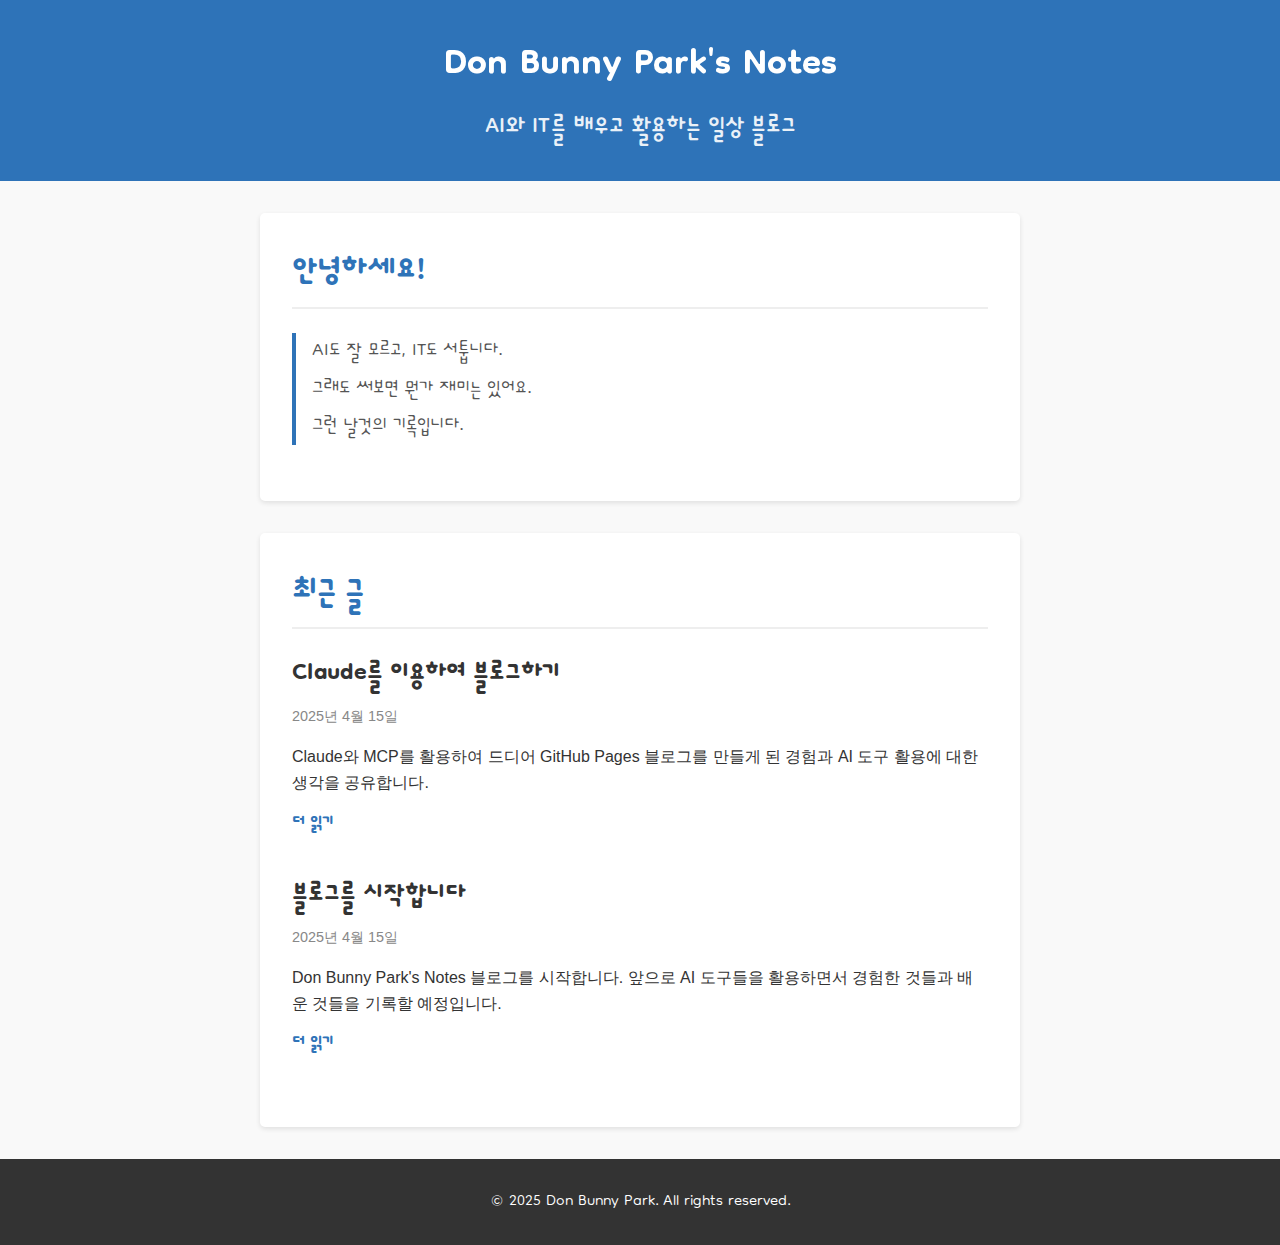
<file: index.html>
<!DOCTYPE html>
<html lang="ko">
<head>
    <meta charset="UTF-8">
    <meta name="viewport" content="width=device-width, initial-scale=1.0">
    <title>Don Bunny Park's Notes</title>
    <link rel="preconnect" href="https://fonts.googleapis.com">
    <link rel="preconnect" href="https://fonts.gstatic.com" crossorigin>
    <link href="https://fonts.googleapis.com/css2?family=Dongle:wght@300;400;700&display=swap" rel="stylesheet">
    <link rel="stylesheet" href="styles.css">
</head>
<body>
    <header>
        <div class="container">
            <h1 class="dongle-bold">Don Bunny Park's Notes</h1>
            <p class="tagline dongle-regular">AI와 IT를 배우고 활용하는 일상 블로그</p>
        </div>
    </header>

    <main class="container">
        <section class="intro">
            <h2 class="dongle-bold">안녕하세요!</h2>
            <blockquote class="dongle-light">
                AI도 잘 모르고, IT도 서툽니다.<br>
                그래도 써보면 뭔가 재미는 있어요.<br>
                그런 날것의 기록입니다.
            </blockquote>
        </section>

        <section class="posts">
            <h2 class="dongle-bold">최근 글</h2>
            <article class="post">
                <h3 class="dongle-bold">Claude를 이용하여 블로그하기</h3>
                <p class="date">2025년 4월 15일</p>
                <p>Claude와 MCP를 활용하여 드디어 GitHub Pages 블로그를 만들게 된 경험과 AI 도구 활용에 대한 생각을 공유합니다.</p>
                <a href="posts/claude-blogging.html" class="read-more dongle-regular">더 읽기</a>
            </article>
            
            <article class="post">
                <h3 class="dongle-bold">블로그를 시작합니다</h3>
                <p class="date">2025년 4월 15일</p>
                <p>Don Bunny Park's Notes 블로그를 시작합니다. 앞으로 AI 도구들을 활용하면서 경험한 것들과 배운 것들을 기록할 예정입니다.</p>
                <a href="posts/first-post.html" class="read-more dongle-regular">더 읽기</a>
            </article>
        </section>
    </main>

    <footer>
        <div class="container">
            <p class="dongle-light">&copy; 2025 Don Bunny Park. All rights reserved.</p>
        </div>
    </footer>
</body>
</html>
</file>
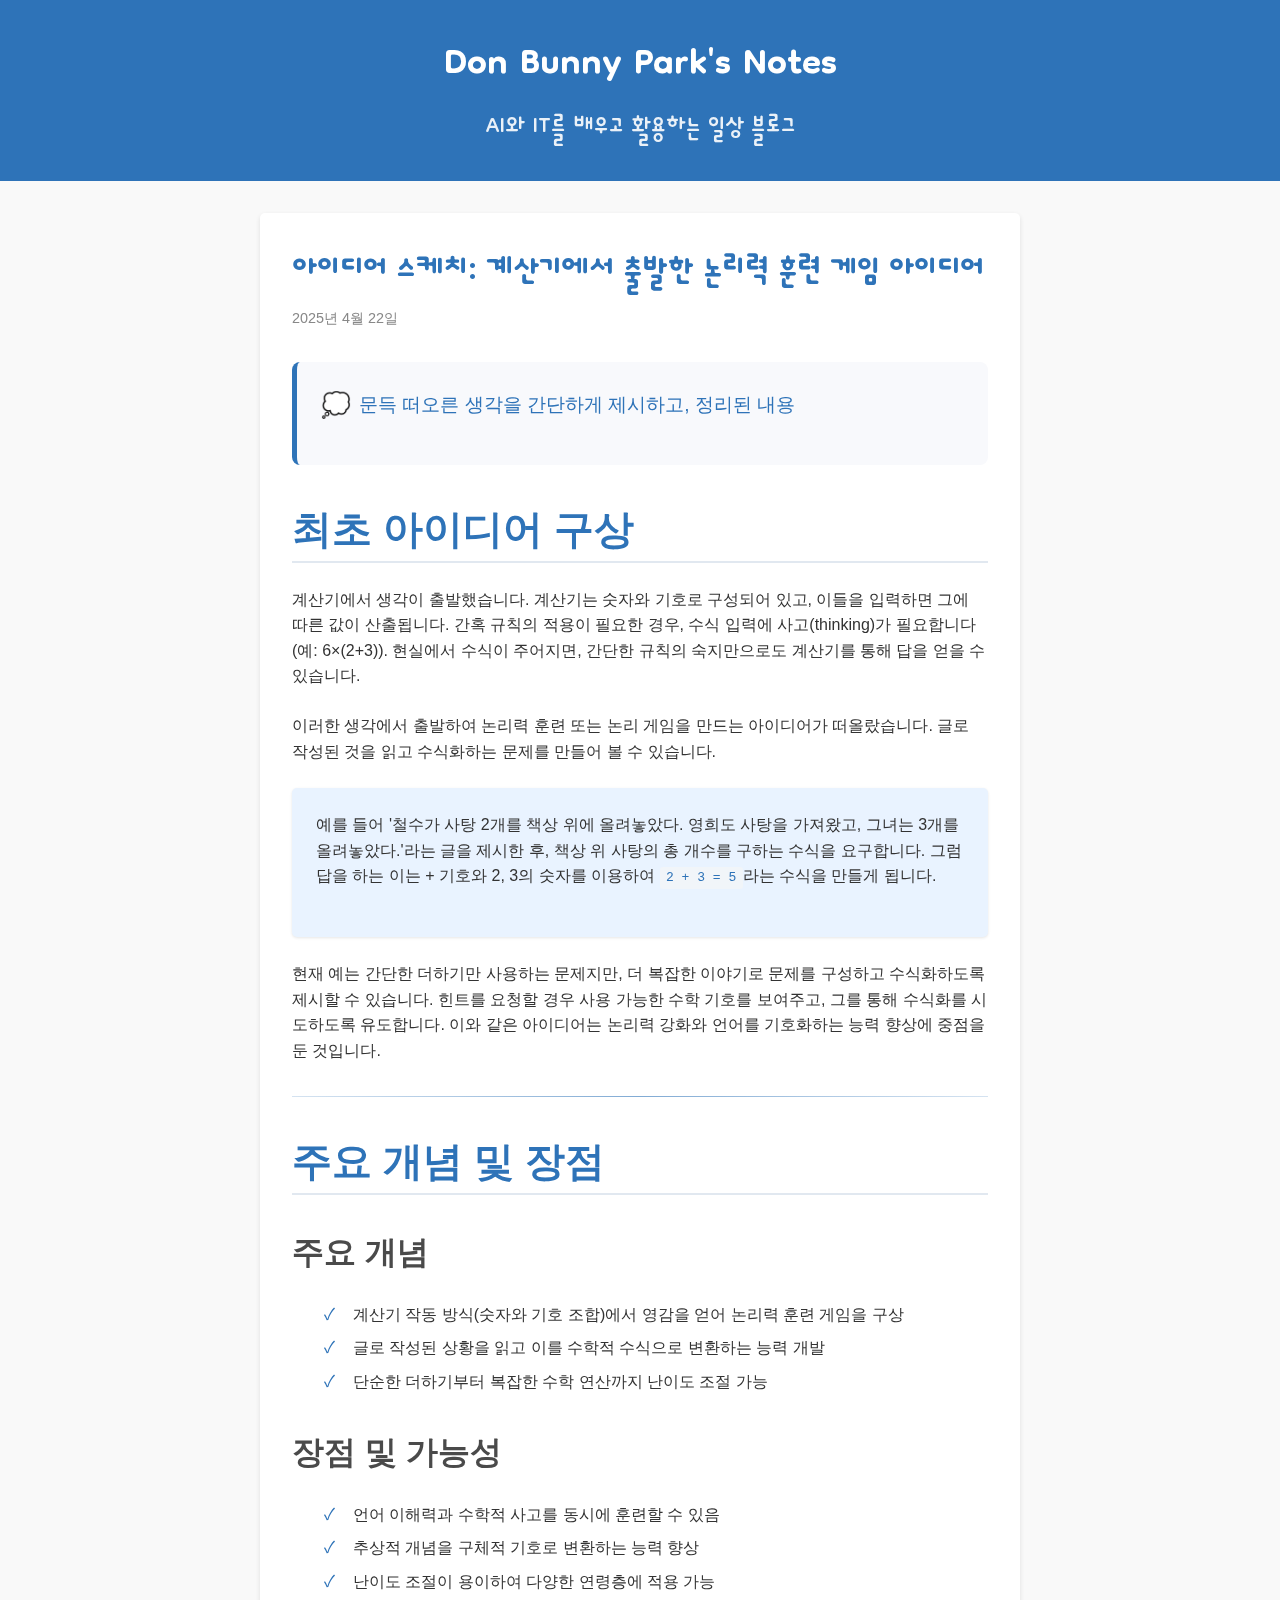
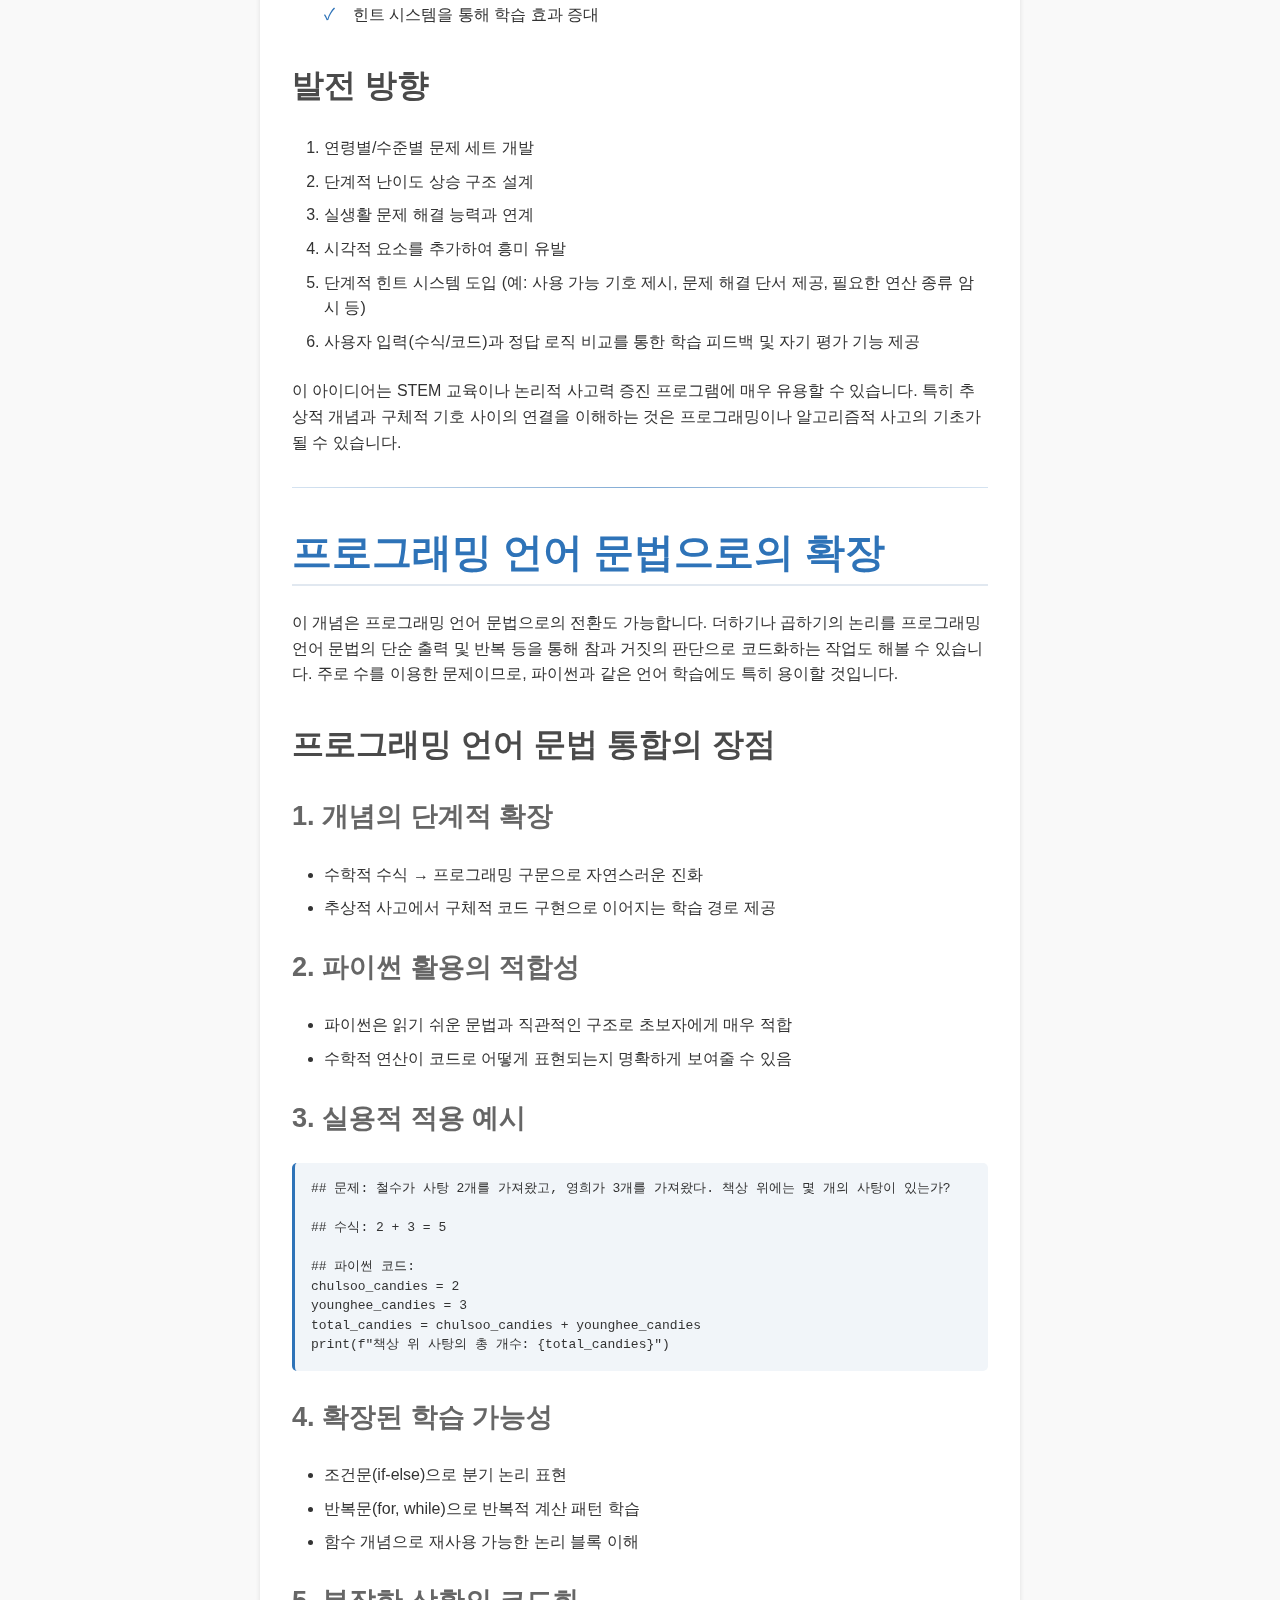
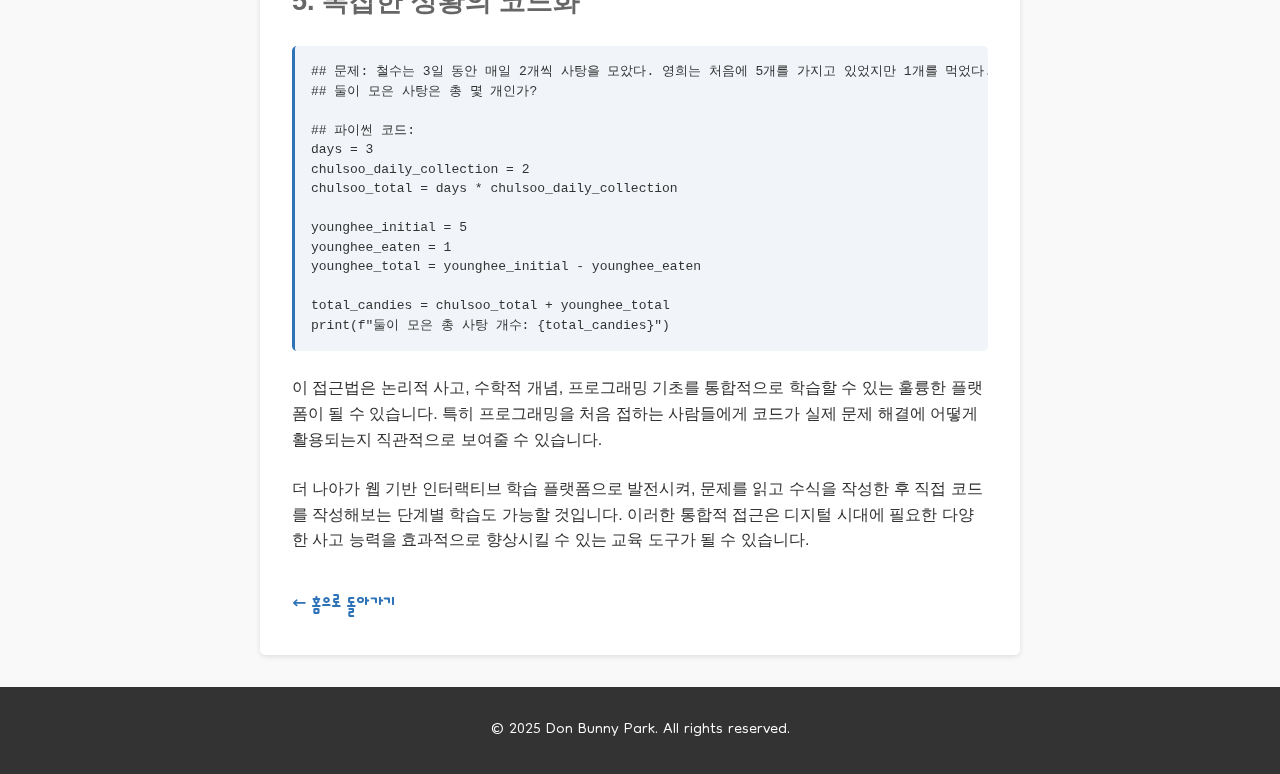
<file: posts/calculator-logic-game.html>
<!DOCTYPE html>
<html lang="ko">
<head>
    <meta charset="UTF-8">
    <meta name="viewport" content="width=device-width, initial-scale=1.0">
    <!-- Google tag (gtag.js) -->
    <script async src="https://www.googletagmanager.com/gtag/js?id=G-9MXXQ60B8Y"></script>
    <script>
      window.dataLayer = window.dataLayer || [];
      function gtag(){dataLayer.push(arguments);}
      gtag('js', new Date());
      gtag('config', 'G-9MXXQ60B8Y');
    </script>
    <script async src="https://pagead2.googlesyndication.com/pagead/js/adsbygoogle.js?client=ca-pub-7694848087214764"
     crossorigin="anonymous"></script>
    <title>아이디어 스케치: 계산기에서 출발한 논리력 훈련 게임 아이디어 - Don Bunny Park's Notes</title>
    <link rel="preconnect" href="https://fonts.googleapis.com">
    <link rel="preconnect" href="https://fonts.gstatic.com" crossorigin>
    <link href="https://fonts.googleapis.com/css2?family=Dongle:wght@300;400;700&display=swap" rel="stylesheet">
    <link rel="stylesheet" href="../styles.css">
</head>
<body>
    <header>
        <div class="container">
            <h1 class="dongle-bold">Don Bunny Park's Notes</h1>
            <p class="tagline dongle-regular">AI와 IT를 배우고 활용하는 일상 블로그</p>
        </div>
    </header>

    <main class="container">
        <article class="post-content">
            <h1 class="dongle-bold">아이디어 스케치: 계산기에서 출발한 논리력 훈련 게임 아이디어</h1>
            <p class="date">2025년 4월 22일</p>
            
            <div class="content">
                <div class="idea-sketch">
                    <div class="idea-thought">
                        <span class="emoji">💭</span> 
                        <span>문득 떠오른 생각을 간단하게 제시하고, 정리된 내용</span>
                    </div>
                </div>

                <h2>최초 아이디어 구상</h2>
                <p>계산기에서 생각이 출발했습니다. 계산기는 숫자와 기호로 구성되어 있고, 이들을 입력하면 그에 따른 값이 산출됩니다. 간혹 규칙의 적용이 필요한 경우, 수식 입력에 사고(thinking)가 필요합니다(예: 6×(2+3)). 현실에서 수식이 주어지면, 간단한 규칙의 숙지만으로도 계산기를 통해 답을 얻을 수 있습니다.</p>
                
                <p>이러한 생각에서 출발하여 논리력 훈련 또는 논리 게임을 만드는 아이디어가 떠올랐습니다. 글로 작성된 것을 읽고 수식화하는 문제를 만들어 볼 수 있습니다.</p>
                
                <div class="highlight-box">
                    <p>예를 들어 '철수가 사탕 2개를 책상 위에 올려놓았다. 영희도 사탕을 가져왔고, 그녀는 3개를 올려놓았다.'라는 글을 제시한 후, 책상 위 사탕의 총 개수를 구하는 수식을 요구합니다. 그럼 답을 하는 이는 + 기호와 2, 3의 숫자를 이용하여 <code>2 + 3 = 5</code>라는 수식을 만들게 됩니다.</p>
                </div>
                
                <p>현재 예는 간단한 더하기만 사용하는 문제지만, 더 복잡한 이야기로 문제를 구성하고 수식화하도록 제시할 수 있습니다. 힌트를 요청할 경우 사용 가능한 수학 기호를 보여주고, 그를 통해 수식화를 시도하도록 유도합니다. 이와 같은 아이디어는 논리력 강화와 언어를 기호화하는 능력 향상에 중점을 둔 것입니다.</p>
                
                <hr class="section-divider">
                
                <h2>주요 개념 및 장점</h2>
                <h3>주요 개념</h3>
                <ul class="emoji-list">
                    <li>계산기 작동 방식(숫자와 기호 조합)에서 영감을 얻어 논리력 훈련 게임을 구상</li>
                    <li>글로 작성된 상황을 읽고 이를 수학적 수식으로 변환하는 능력 개발</li>
                    <li>단순한 더하기부터 복잡한 수학 연산까지 난이도 조절 가능</li>
                </ul>
                
                <h3>장점 및 가능성</h3>
                <ul class="emoji-list">
                    <li>언어 이해력과 수학적 사고를 동시에 훈련할 수 있음</li>
                    <li>추상적 개념을 구체적 기호로 변환하는 능력 향상</li>
                    <li>난이도 조절이 용이하여 다양한 연령층에 적용 가능</li>
                    <li>힌트 시스템을 통해 학습 효과 증대</li>
                </ul>
                
                <h3>발전 방향</h3>
                <ol>
                    <li>연령별/수준별 문제 세트 개발</li>
                    <li>단계적 난이도 상승 구조 설계</li>
                    <li>실생활 문제 해결 능력과 연계</li>
                    <li>시각적 요소를 추가하여 흥미 유발</li>
                    <li>단계적 힌트 시스템 도입 (예: 사용 가능 기호 제시, 문제 해결 단서 제공, 필요한 연산 종류 암시 등)</li>
                    <li>사용자 입력(수식/코드)과 정답 로직 비교를 통한 학습 피드백 및 자기 평가 기능 제공</li>
                </ol>
                
                <p>이 아이디어는 STEM 교육이나 논리적 사고력 증진 프로그램에 매우 유용할 수 있습니다. 특히 추상적 개념과 구체적 기호 사이의 연결을 이해하는 것은 프로그래밍이나 알고리즘적 사고의 기초가 될 수 있습니다.</p>
                
                <hr class="section-divider">
                
                <h2>프로그래밍 언어 문법으로의 확장</h2>
                <p>이 개념은 프로그래밍 언어 문법으로의 전환도 가능합니다. 더하기나 곱하기의 논리를 프로그래밍 언어 문법의 단순 출력 및 반복 등을 통해 참과 거짓의 판단으로 코드화하는 작업도 해볼 수 있습니다. 주로 수를 이용한 문제이므로, 파이썬과 같은 언어 학습에도 특히 용이할 것입니다.</p>
                
                <h3>프로그래밍 언어 문법 통합의 장점</h3>
                <h4>1. 개념의 단계적 확장</h4>
                <ul>
                    <li>수학적 수식 → 프로그래밍 구문으로 자연스러운 진화</li>
                    <li>추상적 사고에서 구체적 코드 구현으로 이어지는 학습 경로 제공</li>
                </ul>
                
                <h4>2. 파이썬 활용의 적합성</h4>
                <ul>
                    <li>파이썬은 읽기 쉬운 문법과 직관적인 구조로 초보자에게 매우 적합</li>
                    <li>수학적 연산이 코드로 어떻게 표현되는지 명확하게 보여줄 수 있음</li>
                </ul>
                
                <h4>3. 실용적 적용 예시</h4>
                <pre><code>## 문제: 철수가 사탕 2개를 가져왔고, 영희가 3개를 가져왔다. 책상 위에는 몇 개의 사탕이 있는가?

## 수식: 2 + 3 = 5

## 파이썬 코드:
chulsoo_candies = 2
younghee_candies = 3
total_candies = chulsoo_candies + younghee_candies
print(f"책상 위 사탕의 총 개수: {total_candies}")
</code></pre>
                
                <h4>4. 확장된 학습 가능성</h4>
                <ul>
                    <li>조건문(if-else)으로 분기 논리 표현</li>
                    <li>반복문(for, while)으로 반복적 계산 패턴 학습</li>
                    <li>함수 개념으로 재사용 가능한 논리 블록 이해</li>
                </ul>
                
                <h4>5. 복잡한 상황의 코드화</h4>
                <pre><code>## 문제: 철수는 3일 동안 매일 2개씩 사탕을 모았다. 영희는 처음에 5개를 가지고 있었지만 1개를 먹었다.
## 둘이 모은 사탕은 총 몇 개인가?

## 파이썬 코드:
days = 3
chulsoo_daily_collection = 2
chulsoo_total = days * chulsoo_daily_collection

younghee_initial = 5
younghee_eaten = 1
younghee_total = younghee_initial - younghee_eaten

total_candies = chulsoo_total + younghee_total
print(f"둘이 모은 총 사탕 개수: {total_candies}")
</code></pre>
                
                <p>이 접근법은 논리적 사고, 수학적 개념, 프로그래밍 기초를 통합적으로 학습할 수 있는 훌륭한 플랫폼이 될 수 있습니다. 특히 프로그래밍을 처음 접하는 사람들에게 코드가 실제 문제 해결에 어떻게 활용되는지 직관적으로 보여줄 수 있습니다.</p>
                
                <p>더 나아가 웹 기반 인터랙티브 학습 플랫폼으로 발전시켜, 문제를 읽고 수식을 작성한 후 직접 코드를 작성해보는 단계별 학습도 가능할 것입니다. 이러한 통합적 접근은 디지털 시대에 필요한 다양한 사고 능력을 효과적으로 향상시킬 수 있는 교육 도구가 될 수 있습니다.</p>
            </div>
            
            <!-- 댓글 섹션 추가 -->
            <div id="disqus_thread" style="margin-left: -2rem; margin-right: -2rem; box-sizing: border-box;"></div>
            <script>
                /**
                * RECOMMENDED CONFIGURATION VARIABLES: EDIT AND UNCOMMENT THE SECTION BELOW TO INSERT DYNAMIC VALUES FROM YOUR PLATFORM OR CMS.
                * LEARN WHY DEFINING THESE VARIABLES IS IMPORTANT: https://disqus.com/admin/universalcode/#configuration-variables
                */
                var disqus_config = function () {
                    // 이 포스트의 URL, 식별자, 제목을 설정합니다.
                    this.page.url = 'https://moojittokki.github.io/donbunnypark.github.io/posts/calculator-logic-game.html';
                    this.page.identifier = 'posts/calculator-logic-game.html';
                    this.page.title = '아이디어 스케치: 계산기에서 출발한 논리력 훈련 게임 아이디어';
                };
                (function() { // DON'T EDIT BELOW THIS LINE
                    var d = document, s = d.createElement('script');
                    s.src = 'https://' + 'https-moojittokki-github-io-donbunnypark-github-io' + '.disqus.com/embed.js'; // 사용자님의 Shortname이 여기에 들어갑니다.
                    s.setAttribute('data-timestamp', +new Date());
                    (d.head || d.body).appendChild(s);
                })();
            </script>
            <noscript>
                댓글을 보려면 JavaScript를 활성화하세요. <a href="https://disqus.com/?ref_noscript">Disqus 구동 댓글 로드</a>
            </noscript>
            <!-- 댓글 섹션 끝 -->
            
            <div class="post-navigation">
                <a href="../index.html" class="back-link dongle-regular">← 홈으로 돌아가기</a>
            </div>
        </article>
    </main>

    <footer>
        <div class="container">
            <p class="dongle-light">&copy; 2025 Don Bunny Park. All rights reserved.</p>
        </div>
    </footer>
</body>
</html>
</file>
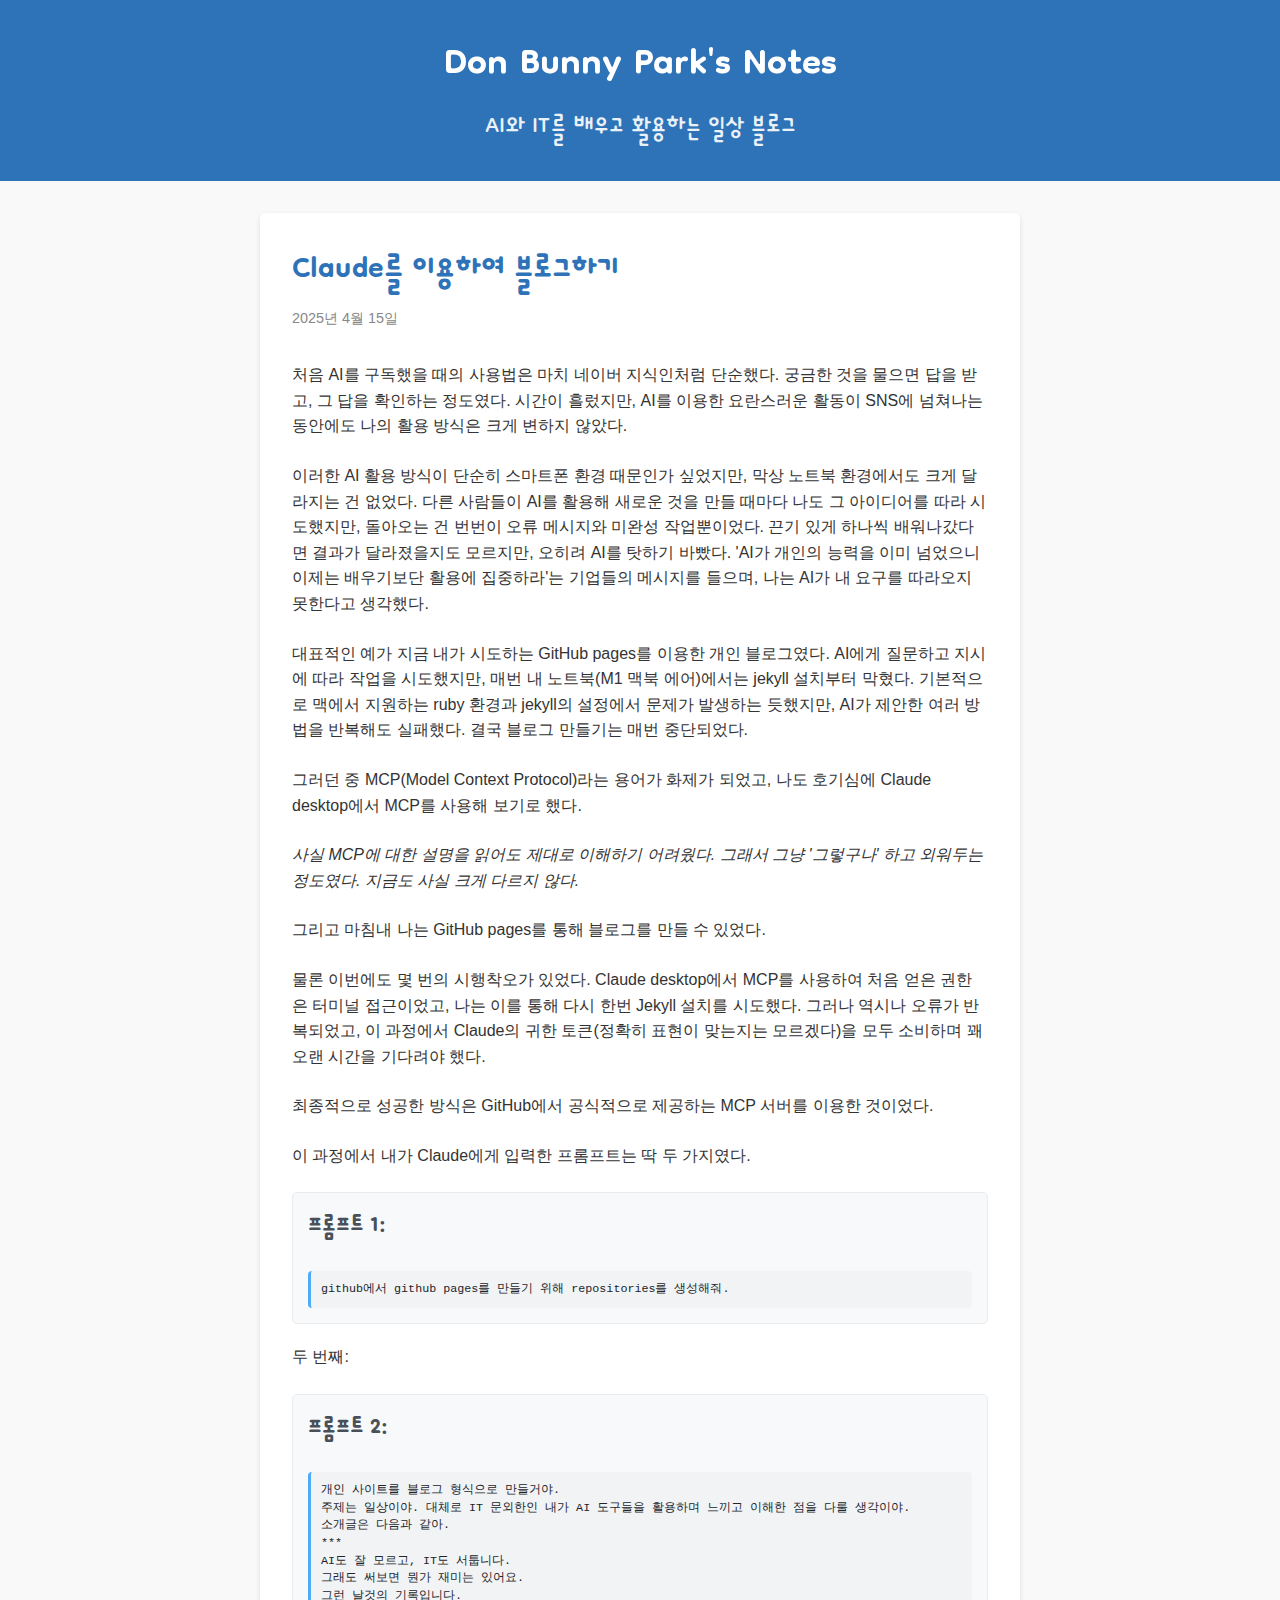
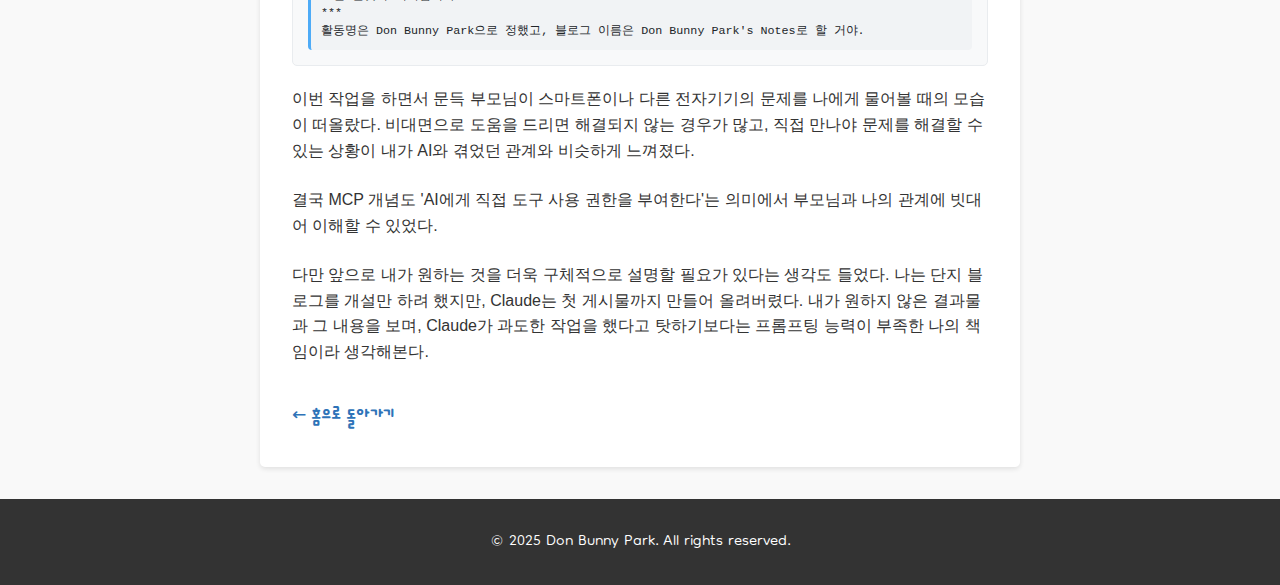
<file: posts/claude-blogging.html>
<!DOCTYPE html>
<html lang="ko">
<head>
    <meta charset="UTF-8">
    <meta name="viewport" content="width=device-width, initial-scale=1.0">
    <title>Claude를 이용하여 블로그하기 - Don Bunny Park's Notes</title>
    <link rel="preconnect" href="https://fonts.googleapis.com">
    <link rel="preconnect" href="https://fonts.gstatic.com" crossorigin>
    <link href="https://fonts.googleapis.com/css2?family=Dongle:wght@300;400;700&display=swap" rel="stylesheet">
    <link rel="stylesheet" href="../styles.css">
    <style>
        .prompt-box {
            background-color: #f8f9fa;
            border: 1px solid #e9ecef;
            border-radius: 5px;
            padding: 15px;
            margin: 20px 0;
        }
        
        .prompt-box h4 {
            margin-top: 0;
            color: #495057;
            font-weight: 600;
            font-size: 2rem;
            line-height: 1.2;
        }
        
        .prompt-box pre {
            background-color: #f1f3f5;
            padding: 10px;
            border-radius: 4px;
            margin-bottom: 0;
            border-left: 3px solid #4dabf7;
            font-family: 'Consolas', 'Monaco', monospace;
            overflow-x: auto;
        }
        
        .prompt-box code {
            font-size: 0.9em;
            color: #212529;
        }
    </style>
</head>
<body>
    <header>
        <div class="container">
            <h1 class="dongle-bold">Don Bunny Park's Notes</h1>
            <p class="tagline dongle-regular">AI와 IT를 배우고 활용하는 일상 블로그</p>
        </div>
    </header>

    <main class="container">
        <article class="post-content">
            <h1 class="dongle-bold">Claude를 이용하여 블로그하기</h1>
            <p class="date">2025년 4월 15일</p>
            
            <div class="content">
                <p>처음 AI를 구독했을 때의 사용법은 마치 네이버 지식인처럼 단순했다. 궁금한 것을 물으면 답을 받고, 그 답을 확인하는 정도였다. 시간이 흘렀지만, AI를 이용한 요란스러운 활동이 SNS에 넘쳐나는 동안에도 나의 활용 방식은 크게 변하지 않았다.</p>
                
                <p>이러한 AI 활용 방식이 단순히 스마트폰 환경 때문인가 싶었지만, 막상 노트북 환경에서도 크게 달라지는 건 없었다. 다른 사람들이 AI를 활용해 새로운 것을 만들 때마다 나도 그 아이디어를 따라 시도했지만, 돌아오는 건 번번이 오류 메시지와 미완성 작업뿐이었다. 끈기 있게 하나씩 배워나갔다면 결과가 달라졌을지도 모르지만, 오히려 AI를 탓하기 바빴다. 'AI가 개인의 능력을 이미 넘었으니 이제는 배우기보단 활용에 집중하라'는 기업들의 메시지를 들으며, 나는 AI가 내 요구를 따라오지 못한다고 생각했다.</p>
                
                <p>대표적인 예가 지금 내가 시도하는 GitHub pages를 이용한 개인 블로그였다. AI에게 질문하고 지시에 따라 작업을 시도했지만, 매번 내 노트북(M1 맥북 에어)에서는 jekyll 설치부터 막혔다. 기본적으로 맥에서 지원하는 ruby 환경과 jekyll의 설정에서 문제가 발생하는 듯했지만, AI가 제안한 여러 방법을 반복해도 실패했다. 결국 블로그 만들기는 매번 중단되었다.</p>
                
                <p>그러던 중 MCP(Model Context Protocol)라는 용어가 화제가 되었고, 나도 호기심에 Claude desktop에서 MCP를 사용해 보기로 했다.</p>
                
                <p><em>사실 MCP에 대한 설명을 읽어도 제대로 이해하기 어려웠다. 그래서 그냥 '그렇구나' 하고 외워두는 정도였다. 지금도 사실 크게 다르지 않다.</em></p>
                
                <p>그리고 마침내 나는 GitHub pages를 통해 블로그를 만들 수 있었다.</p>
                
                <p>물론 이번에도 몇 번의 시행착오가 있었다. Claude desktop에서 MCP를 사용하여 처음 얻은 권한은 터미널 접근이었고, 나는 이를 통해 다시 한번 Jekyll 설치를 시도했다. 그러나 역시나 오류가 반복되었고, 이 과정에서 Claude의 귀한 토큰(정확히 표현이 맞는지는 모르겠다)을 모두 소비하며 꽤 오랜 시간을 기다려야 했다.</p>
                
                <p>최종적으로 성공한 방식은 GitHub에서 공식적으로 제공하는 MCP 서버를 이용한 것이었다.</p>
                
                <p>이 과정에서 내가 Claude에게 입력한 프롬프트는 딱 두 가지였다.</p>
                
                <div class="prompt-box">
                    <h4 class="dongle-bold">프롬프트 1:</h4>
                    <pre><code>github에서 github pages를 만들기 위해 repositories를 생성해줘.</code></pre>
                </div>
                
                <p>두 번째:</p>
                
                <div class="prompt-box">
                    <h4 class="dongle-bold">프롬프트 2:</h4>
                    <pre><code>개인 사이트를 블로그 형식으로 만들거야.
주제는 일상이야. 대체로 IT 문외한인 내가 AI 도구들을 활용하며 느끼고 이해한 점을 다룰 생각이야.
소개글은 다음과 같아.
***
AI도 잘 모르고, IT도 서툽니다.
그래도 써보면 뭔가 재미는 있어요.
그런 날것의 기록입니다.
***
활동명은 Don Bunny Park으로 정했고, 블로그 이름은 Don Bunny Park's Notes로 할 거야.</code></pre>
                </div>
                
                <p>이번 작업을 하면서 문득 부모님이 스마트폰이나 다른 전자기기의 문제를 나에게 물어볼 때의 모습이 떠올랐다. 비대면으로 도움을 드리면 해결되지 않는 경우가 많고, 직접 만나야 문제를 해결할 수 있는 상황이 내가 AI와 겪었던 관계와 비슷하게 느껴졌다.</p>
                
                <p>결국 MCP 개념도 'AI에게 직접 도구 사용 권한을 부여한다'는 의미에서 부모님과 나의 관계에 빗대어 이해할 수 있었다.</p>
                
                <p>다만 앞으로 내가 원하는 것을 더욱 구체적으로 설명할 필요가 있다는 생각도 들었다. 나는 단지 블로그를 개설만 하려 했지만, Claude는 첫 게시물까지 만들어 올려버렸다. 내가 원하지 않은 결과물과 그 내용을 보며, Claude가 과도한 작업을 했다고 탓하기보다는 프롬프팅 능력이 부족한 나의 책임이라 생각해본다.</p>
            </div>
            
            <div class="post-navigation">
                <a href="../index.html" class="back-link dongle-regular">← 홈으로 돌아가기</a>
            </div>
        </article>
    </main>

    <footer>
        <div class="container">
            <p class="dongle-light">&copy; 2025 Don Bunny Park. All rights reserved.</p>
        </div>
    </footer>
</body>
</html>
</file>
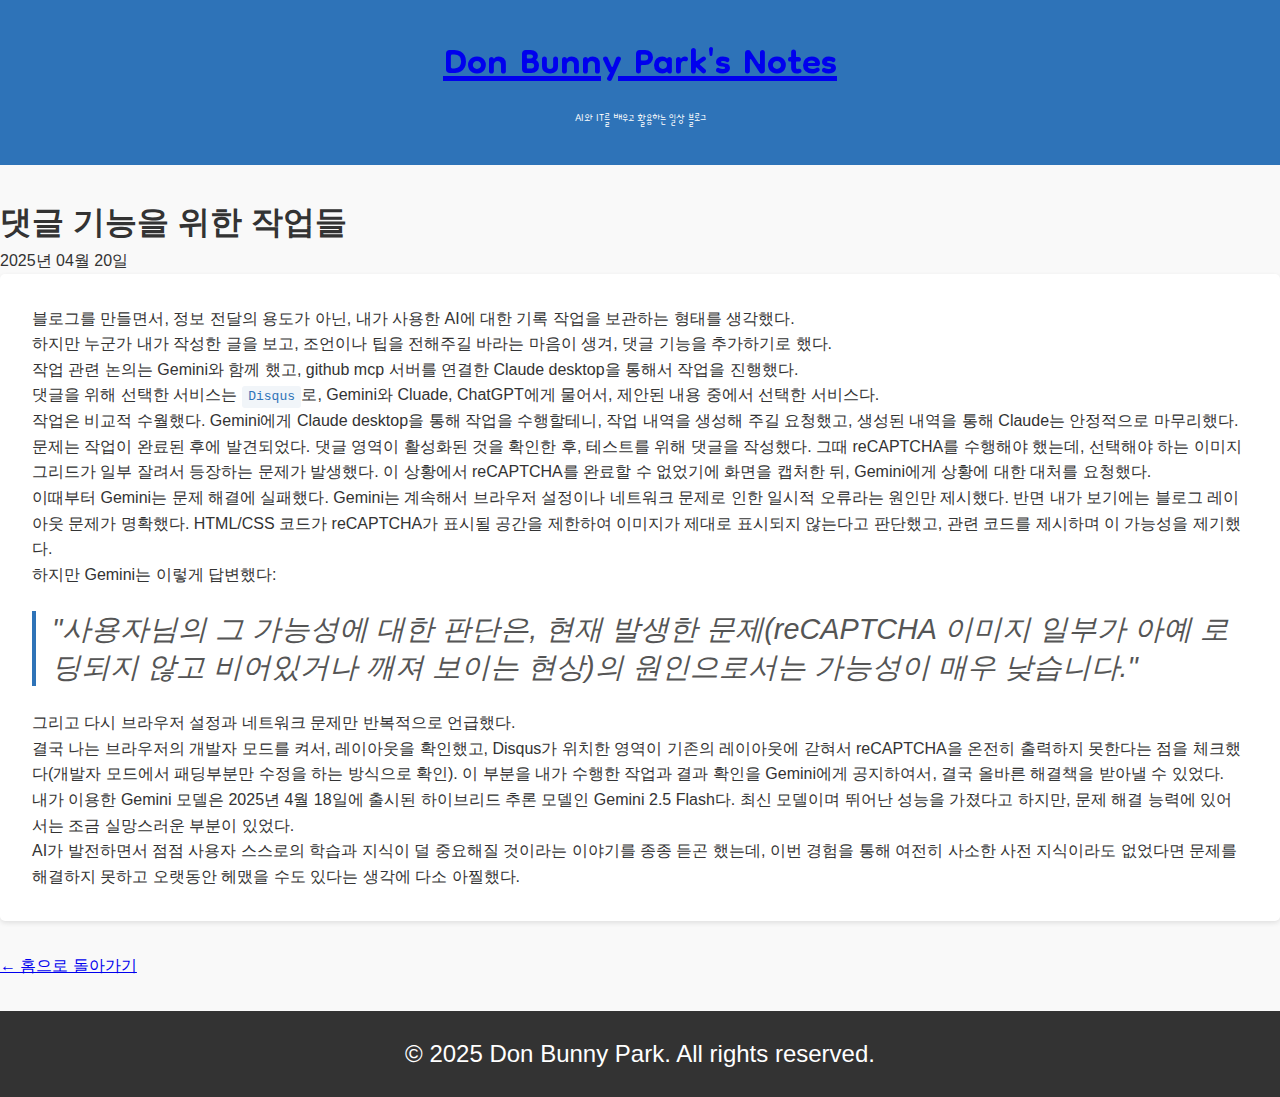
<file: posts/disqus-captcha-issue.html>
<!DOCTYPE html>
<html lang="ko">
<head>
    <meta charset="UTF-8">
    <meta name="viewport" content="width=device-width, initial-scale=1.0">
    <title>댓글 기능을 위한 작업들 - Don Bunny Park's Notes</title>
    <link rel="stylesheet" href="../styles.css">
    <link href="https://fonts.googleapis.com/css2?family=Dongle:wght@300;400;700&display=swap" rel="stylesheet">
    
    <!-- Google 애널리틱스 -->
    <script async src="https://www.googletagmanager.com/gtag/js?id=G-9MXXQ60B8Y"></script>
    <script>
        window.dataLayer = window.dataLayer || [];
        function gtag(){dataLayer.push(arguments);}
        gtag('js', new Date());
        gtag('config', 'G-9MXXQ60B8Y');
    </script>
</head>
<body>
    <header>
        <h1 class="dongle-bold"><a href="../index.html">Don Bunny Park's Notes</a></h1>
        <p class="dongle-light">AI와 IT를 배우고 활용하는 일상 블로그</p>
    </header>
    
    <main>
        <article>
            <h1>댓글 기능을 위한 작업들</h1>
            <div class="post-date">2025년 04월 20일</div>
            
            <div class="post-content">
                <p>블로그를 만들면서, 정보 전달의 용도가 아닌, 내가 사용한 AI에 대한 기록 작업을 보관하는 형태를 생각했다.</p>
                <p>하지만 누군가 내가 작성한 글을 보고, 조언이나 팁을 전해주길 바라는 마음이 생겨, 댓글 기능을 추가하기로 했다.</p>
                <p>작업 관련 논의는 Gemini와 함께 했고, github mcp 서버를 연결한 Claude desktop을 통해서 작업을 진행했다.</p>
                <p>댓글을 위해 선택한 서비스는 <code>Disqus</code>로, Gemini와 Cluade, ChatGPT에게 물어서, 제안된 내용 중에서 선택한 서비스다.</p>
                <p>작업은 비교적 수월했다. Gemini에게 Claude desktop을 통해 작업을 수행할테니, 작업 내역을 생성해 주길 요청했고, 생성된 내역을 통해 Claude는 안정적으로 마무리했다.</p>
                <p>문제는 작업이 완료된 후에 발견되었다. 댓글 영역이 활성화된 것을 확인한 후, 테스트를 위해 댓글을 작성했다. 그때 reCAPTCHA를 수행해야 했는데, 선택해야 하는 이미지 그리드가 일부 잘려서 등장하는 문제가 발생했다. 이 상황에서 reCAPTCHA를 완료할 수 없었기에 화면을 캡처한 뒤, Gemini에게 상황에 대한 대처를 요청했다.</p>
                <p>이때부터 Gemini는 문제 해결에 실패했다. Gemini는 계속해서 브라우저 설정이나 네트워크 문제로 인한 일시적 오류라는 원인만 제시했다. 반면 내가 보기에는 블로그 레이아웃 문제가 명확했다. HTML/CSS 코드가 reCAPTCHA가 표시될 공간을 제한하여 이미지가 제대로 표시되지 않는다고 판단했고, 관련 코드를 제시하며 이 가능성을 제기했다.</p>
                <p>하지만 Gemini는 이렇게 답변했다:</p>
                <blockquote>
                    "사용자님의 그 가능성에 대한 판단은, 현재 발생한 문제(reCAPTCHA 이미지 일부가 아예 로딩되지 않고 비어있거나 깨져 보이는 현상)의 원인으로서는 가능성이 매우 낮습니다."
                </blockquote>
                <p>그리고 다시 브라우저 설정과 네트워크 문제만 반복적으로 언급했다.</p>
                <p>결국 나는 브라우저의 개발자 모드를 켜서, 레이아웃을 확인했고, Disqus가 위치한 영역이 기존의 레이아웃에 갇혀서 reCAPTCHA을 온전히 출력하지 못한다는 점을 체크했다(개발자 모드에서 패딩부분만 수정을 하는 방식으로 확인). 이 부분을 내가 수행한 작업과 결과 확인을 Gemini에게 공지하여서, 결국 올바른 해결책을 받아낼 수 있었다.</p>
                <p>내가 이용한 Gemini 모델은 2025년 4월 18일에 출시된 하이브리드 추론 모델인 Gemini 2.5 Flash다. 최신 모델이며 뛰어난 성능을 가졌다고 하지만, 문제 해결 능력에 있어서는 조금 실망스러운 부분이 있었다.</p>
                <p>AI가 발전하면서 점점 사용자 스스로의 학습과 지식이 덜 중요해질 것이라는 이야기를 종종 듣곤 했는데, 이번 경험을 통해 여전히 사소한 사전 지식이라도 없었다면 문제를 해결하지 못하고 오랫동안 헤맸을 수도 있다는 생각에 다소 아찔했다.</p>
            </div>
            
            <!-- Disqus 댓글 영역 -->
            <div id="disqus_thread"></div>
            <script>
                var disqus_config = function () {
                    this.page.url = 'https://moojittokki.github.io/donbunnypark.github.io/posts/disqus-captcha-issue.html';
                    this.page.identifier = 'posts/disqus-captcha-issue.html';
                    this.page.title = '댓글 기능을 위한 작업들';
                };
                (function() {
                    var d = document, s = d.createElement('script');
                    s.src = 'https://https-moojittokki-github-io-donbunnypark-github-io.disqus.com/embed.js';
                    s.setAttribute('data-timestamp', +new Date());
                    (d.head || d.body).appendChild(s);
                })();
            </script>
            <noscript>Please enable JavaScript to view the <a href="https://disqus.com/?ref_noscript">comments powered by Disqus.</a></noscript>
        </article>
        
        <nav class="post-nav">
            <a href="../index.html">← 홈으로 돌아가기</a>
        </nav>
    </main>
    
    <footer>
        <p>© 2025 Don Bunny Park. All rights reserved.</p>
    </footer>
</body>
</html>
</file>
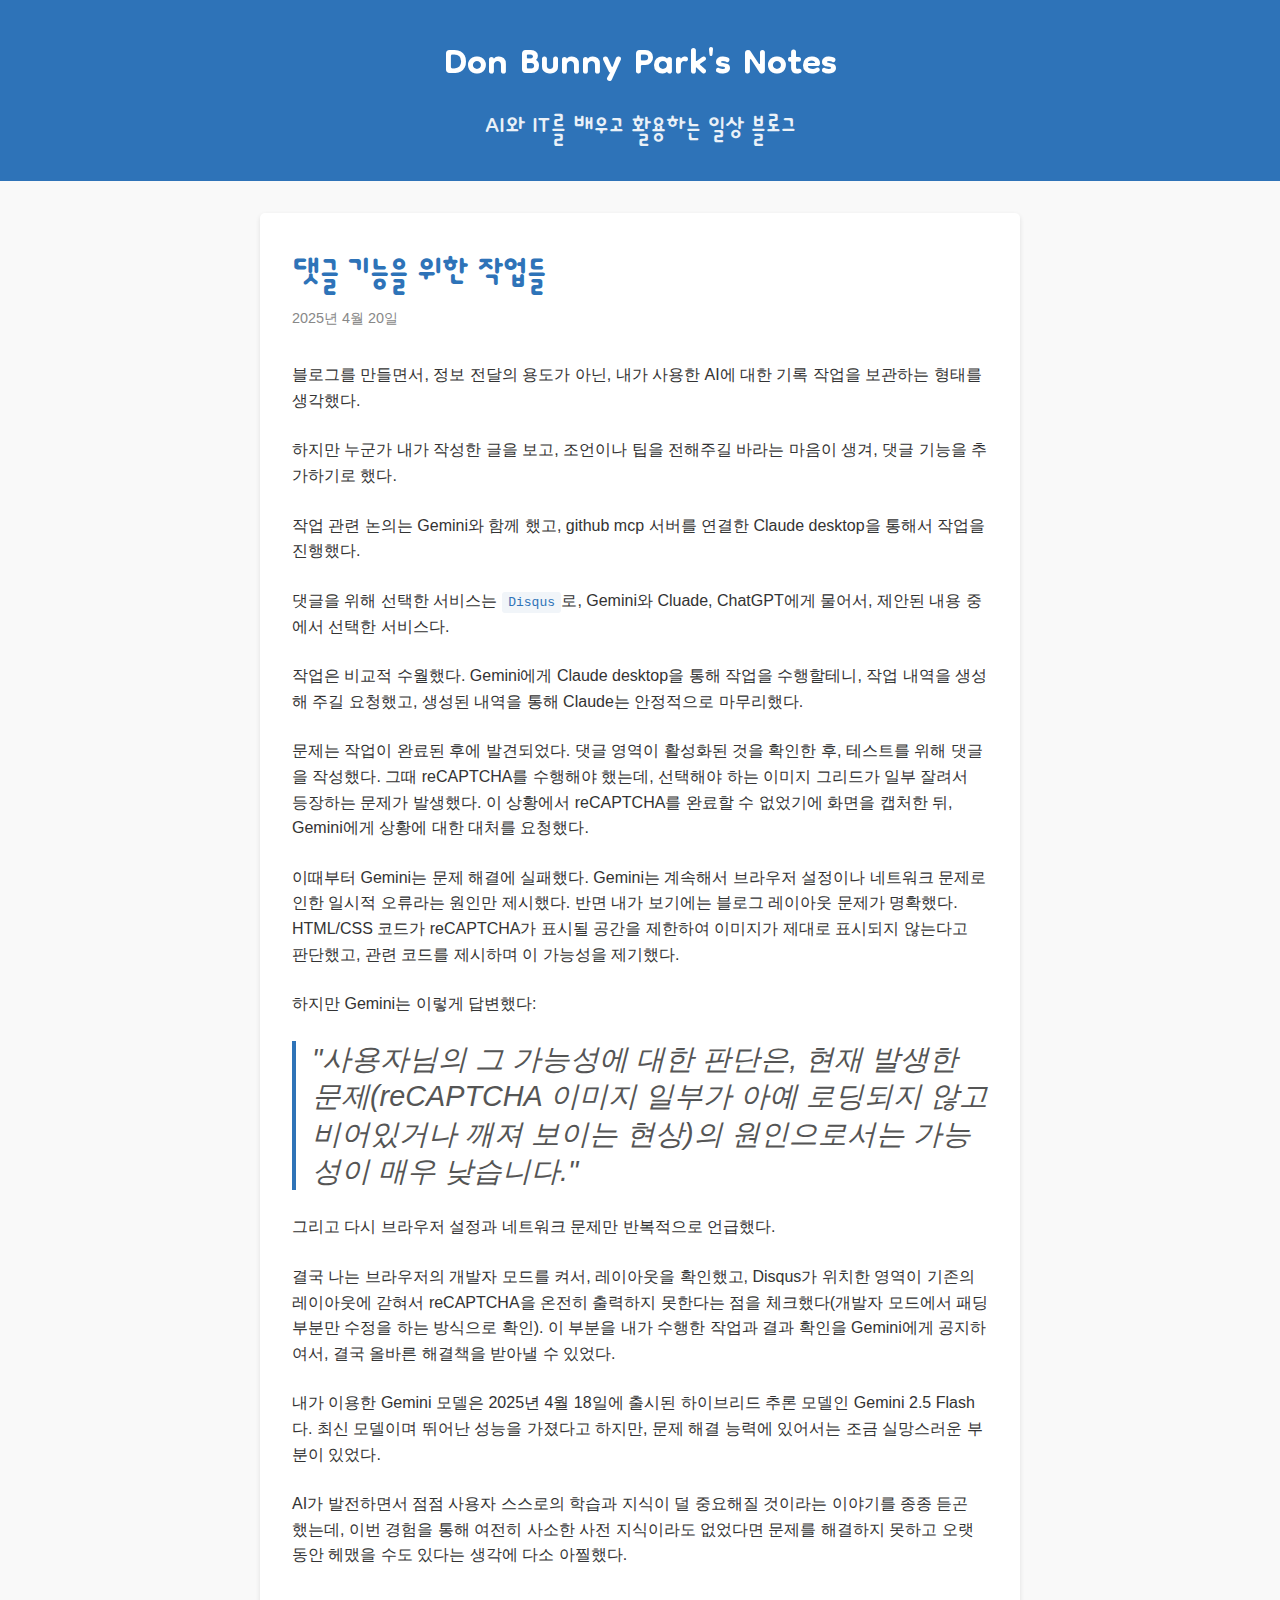
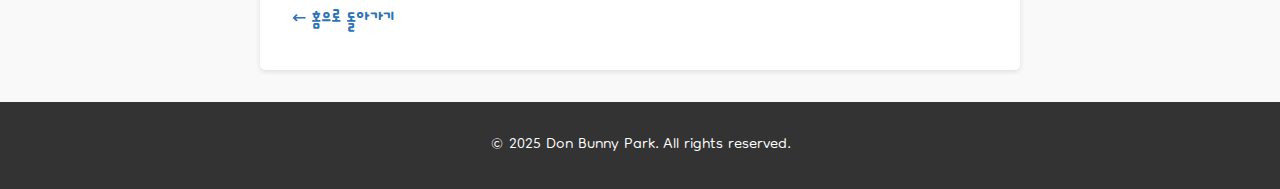
<file: posts/disqus-comments.html>
<!DOCTYPE html>
<html lang="ko">
<head>
    <meta charset="UTF-8">
    <meta name="viewport" content="width=device-width, initial-scale=1.0">
    <!-- Google tag (gtag.js) -->
    <script async src="https://www.googletagmanager.com/gtag/js?id=G-9MXXQ60B8Y"></script>
    <script>
      window.dataLayer = window.dataLayer || [];
      function gtag(){dataLayer.push(arguments);}
      gtag('js', new Date());
      gtag('config', 'G-9MXXQ60B8Y');
    </script>
    <title>댓글 기능을 위한 작업들 - Don Bunny Park's Notes</title>
    <link rel="preconnect" href="https://fonts.googleapis.com">
    <link rel="preconnect" href="https://fonts.gstatic.com" crossorigin>
    <link href="https://fonts.googleapis.com/css2?family=Dongle:wght@300;400;700&display=swap" rel="stylesheet">
    <link rel="stylesheet" href="../styles.css">
</head>
<body>
    <header>
        <div class="container">
            <h1 class="dongle-bold">Don Bunny Park's Notes</h1>
            <p class="tagline dongle-regular">AI와 IT를 배우고 활용하는 일상 블로그</p>
        </div>
    </header>

    <main class="container">
        <article class="post-content">
            <h1 class="dongle-bold">댓글 기능을 위한 작업들</h1>
            <p class="date">2025년 4월 20일</p>
            
            <div class="content">
                <p>블로그를 만들면서, 정보 전달의 용도가 아닌, 내가 사용한 AI에 대한 기록 작업을 보관하는 형태를 생각했다.</p>
                
                <p>하지만 누군가 내가 작성한 글을 보고, 조언이나 팁을 전해주길 바라는 마음이 생겨, 댓글 기능을 추가하기로 했다.</p>
                
                <p>작업 관련 논의는 Gemini와 함께 했고, github mcp 서버를 연결한 Claude desktop을 통해서 작업을 진행했다.</p>
                
                <p>댓글을 위해 선택한 서비스는 <code>Disqus</code>로, Gemini와 Cluade, ChatGPT에게 물어서, 제안된 내용 중에서 선택한 서비스다.</p>
                
                <p>작업은 비교적 수월했다. Gemini에게 Claude desktop을 통해 작업을 수행할테니, 작업 내역을 생성해 주길 요청했고, 생성된 내역을 통해 Claude는 안정적으로 마무리했다.</p>
                
                <p>문제는 작업이 완료된 후에 발견되었다. 댓글 영역이 활성화된 것을 확인한 후, 테스트를 위해 댓글을 작성했다. 그때 reCAPTCHA를 수행해야 했는데, 선택해야 하는 이미지 그리드가 일부 잘려서 등장하는 문제가 발생했다. 이 상황에서 reCAPTCHA를 완료할 수 없었기에 화면을 캡처한 뒤, Gemini에게 상황에 대한 대처를 요청했다.</p>
                
                <p>이때부터 Gemini는 문제 해결에 실패했다. Gemini는 계속해서 브라우저 설정이나 네트워크 문제로 인한 일시적 오류라는 원인만 제시했다. 반면 내가 보기에는 블로그 레이아웃 문제가 명확했다. HTML/CSS 코드가 reCAPTCHA가 표시될 공간을 제한하여 이미지가 제대로 표시되지 않는다고 판단했고, 관련 코드를 제시하며 이 가능성을 제기했다.</p>
                
                <p>하지만 Gemini는 이렇게 답변했다:</p>
                <blockquote>
                "사용자님의 그 가능성에 대한 판단은, 현재 발생한 문제(reCAPTCHA 이미지 일부가 아예 로딩되지 않고 비어있거나 깨져 보이는 현상)의 원인으로서는 가능성이 매우 낮습니다."
                </blockquote>
                <p>그리고 다시 브라우저 설정과 네트워크 문제만 반복적으로 언급했다.</p>
                
                <p>결국 나는 브라우저의 개발자 모드를 켜서, 레이아웃을 확인했고, Disqus가 위치한 영역이 기존의 레이아웃에 갇혀서 reCAPTCHA을 온전히 출력하지 못한다는 점을 체크했다(개발자 모드에서 패딩부분만 수정을 하는 방식으로 확인). 이 부분을 내가 수행한 작업과 결과 확인을 Gemini에게 공지하여서, 결국 올바른 해결책을 받아낼 수 있었다.</p>
                
                <p>내가 이용한 Gemini 모델은 2025년 4월 18일에 출시된 하이브리드 추론 모델인 Gemini 2.5 Flash다. 최신 모델이며 뛰어난 성능을 가졌다고 하지만, 문제 해결 능력에 있어서는 조금 실망스러운 부분이 있었다.</p>
                
                <p>AI가 발전하면서 점점 사용자 스스로의 학습과 지식이 덜 중요해질 것이라는 이야기를 종종 듣곤 했는데, 이번 경험을 통해 여전히 사소한 사전 지식이라도 없었다면 문제를 해결하지 못하고 오랫동안 헤맸을 수도 있다는 생각에 다소 아찔했다.</p>
            </div>
            
            <!-- 댓글 섹션 추가 -->
            <div id="disqus_thread" style="margin-left: -2rem; margin-right: -2rem; box-sizing: border-box;"></div>
            <script>
                /**
                * RECOMMENDED CONFIGURATION VARIABLES: EDIT AND UNCOMMENT THE SECTION BELOW TO INSERT DYNAMIC VALUES FROM YOUR PLATFORM OR CMS.
                * LEARN WHY DEFINING THESE VARIABLES IS IMPORTANT: https://disqus.com/admin/universalcode/#configuration-variables
                */
                var disqus_config = function () {
                    // 이 포스트의 URL, 식별자, 제목을 설정합니다.
                    this.page.url = 'https://moojittokki.github.io/donbunnypark.github.io/posts/disqus-comments.html';
                    this.page.identifier = 'posts/disqus-comments.html';
                    this.page.title = '댓글 기능을 위한 작업들';
                };
                (function() { // DON'T EDIT BELOW THIS LINE
                    var d = document, s = d.createElement('script');
                    s.src = 'https://' + 'https-moojittokki-github-io-donbunnypark-github-io' + '.disqus.com/embed.js'; // 사용자님의 Shortname이 여기에 들어갑니다.
                    s.setAttribute('data-timestamp', +new Date());
                    (d.head || d.body).appendChild(s);
                })();
            </script>
            <noscript>
                댓글을 보려면 JavaScript를 활성화하세요. <a href="https://disqus.com/?ref_noscript">Disqus 구동 댓글 로드</a>
            </noscript>
            <!-- 댓글 섹션 끝 -->
            
            <div class="post-navigation">
                <a href="../index.html" class="back-link dongle-regular">← 홈으로 돌아가기</a>
            </div>
        </article>
    </main>

    <footer>
        <div class="container">
            <p class="dongle-light">&copy; 2025 Don Bunny Park. All rights reserved.</p>
        </div>
    </footer>
</body>
</html>
</file>
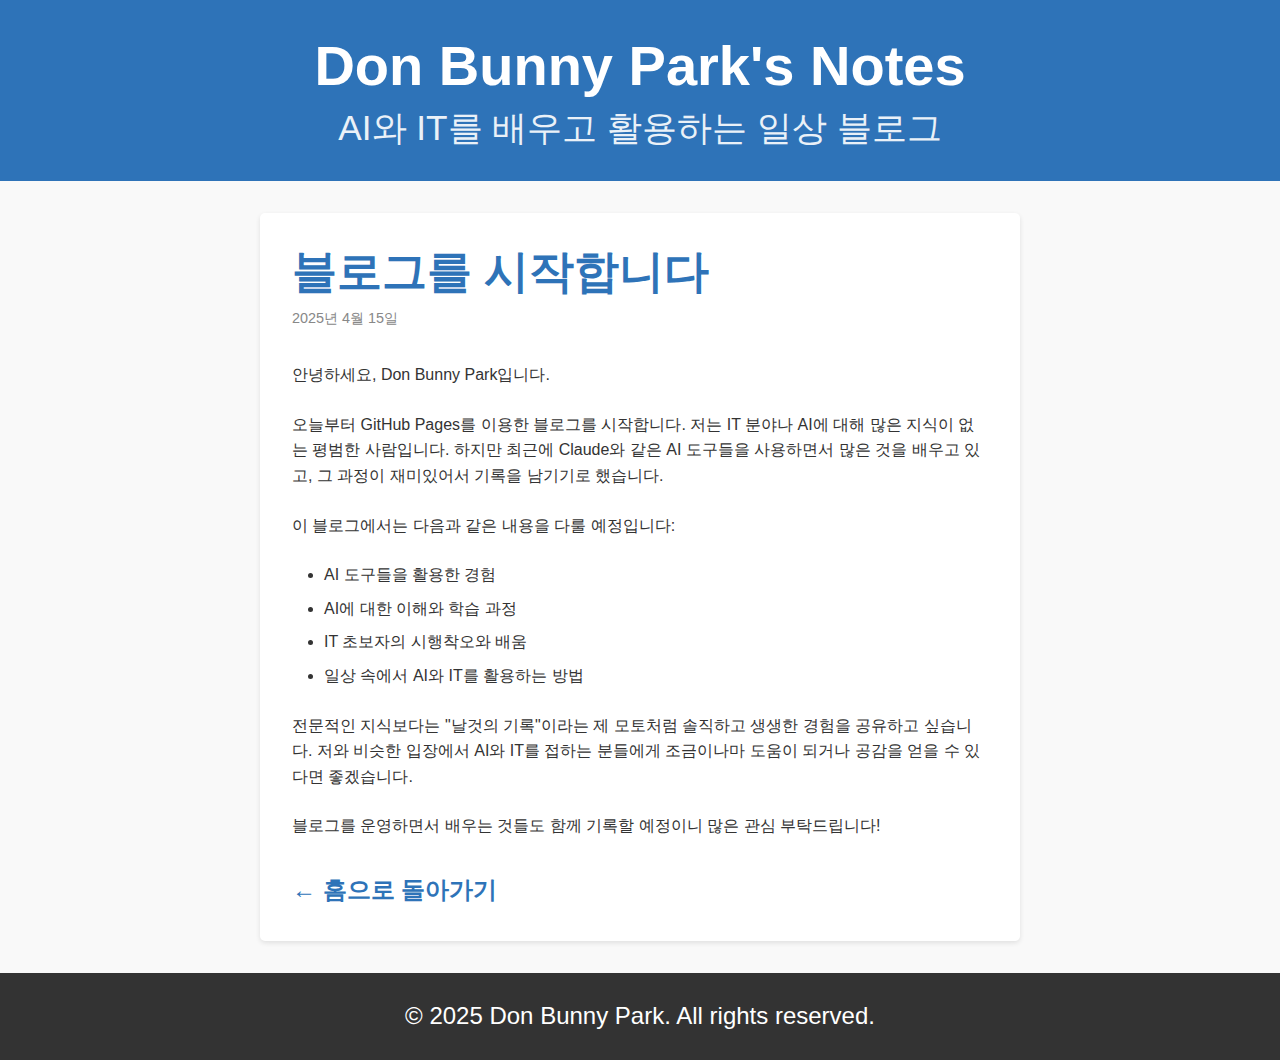
<file: posts/first-post.html>
<!DOCTYPE html>
<html lang="ko">
<head>
    <meta charset="UTF-8">
    <meta name="viewport" content="width=device-width, initial-scale=1.0">
    <title>블로그를 시작합니다 - Don Bunny Park's Notes</title>
    <link rel="stylesheet" href="../styles.css">
</head>
<body>
    <header>
        <div class="container">
            <h1>Don Bunny Park's Notes</h1>
            <p class="tagline">AI와 IT를 배우고 활용하는 일상 블로그</p>
        </div>
    </header>

    <main class="container">
        <article class="post-content">
            <h1>블로그를 시작합니다</h1>
            <p class="date">2025년 4월 15일</p>
            
            <div class="content">
                <p>안녕하세요, Don Bunny Park입니다.</p>
                <p>오늘부터 GitHub Pages를 이용한 블로그를 시작합니다. 저는 IT 분야나 AI에 대해 많은 지식이 없는 평범한 사람입니다. 하지만 최근에 Claude와 같은 AI 도구들을 사용하면서 많은 것을 배우고 있고, 그 과정이 재미있어서 기록을 남기기로 했습니다.</p>
                <p>이 블로그에서는 다음과 같은 내용을 다룰 예정입니다:</p>
                <ul>
                    <li>AI 도구들을 활용한 경험</li>
                    <li>AI에 대한 이해와 학습 과정</li>
                    <li>IT 초보자의 시행착오와 배움</li>
                    <li>일상 속에서 AI와 IT를 활용하는 방법</li>
                </ul>
                <p>전문적인 지식보다는 "날것의 기록"이라는 제 모토처럼 솔직하고 생생한 경험을 공유하고 싶습니다. 저와 비슷한 입장에서 AI와 IT를 접하는 분들에게 조금이나마 도움이 되거나 공감을 얻을 수 있다면 좋겠습니다.</p>
                <p>블로그를 운영하면서 배우는 것들도 함께 기록할 예정이니 많은 관심 부탁드립니다!</p>
            </div>
            
            <div class="post-navigation">
                <a href="../index.html" class="back-link">← 홈으로 돌아가기</a>
            </div>
        </article>
    </main>

    <footer>
        <div class="container">
            <p>&copy; 2025 Don Bunny Park. All rights reserved.</p>
        </div>
    </footer>
</body>
</html>
</file>
<file: styles.css>
/* 폰트 스타일 */
.dongle-light {
  font-family: "Dongle", sans-serif;
  font-weight: 300;
  font-style: normal;
}
.dongle-regular {
  font-family: "Dongle", sans-serif;
  font-weight: 400;
  font-style: normal;
}
.dongle-bold {
  font-family: "Dongle", sans-serif;
  font-weight: 700;
  font-style: normal;
}

/* 기본 스타일 */
* {
    margin: 0;
    padding: 0;
    box-sizing: border-box;
}

body {
    font-family: 'Apple SD Gothic Neo', 'Nanum Gothic', 'Malgun Gothic', sans-serif;
    line-height: 1.6;
    color: #333;
    background-color: #f9f9f9;
}

.container {
    width: 90%;
    max-width: 800px;
    margin: 0 auto;
    padding: 0 20px;
}

/* 헤더 */
header {
    background-color: #2e73b8;
    color: #fff;
    padding: 2rem 0;
    margin-bottom: 2rem;
    text-align: center;
}

header h1 {
    font-size: 3.5rem;
    margin-bottom: 0.5rem;
    line-height: 1.2;
}

.tagline {
    font-size: 2.2rem;
    opacity: 0.9;
    line-height: 1.2;
}

/* 본문 내용 */
main {
    min-height: 70vh;
}

.intro {
    background-color: #fff;
    border-radius: 5px;
    padding: 2rem;
    margin-bottom: 2rem;
    box-shadow: 0 2px 5px rgba(0,0,0,0.1);
}

blockquote {
    border-left: 4px solid #2e73b8;
    padding-left: 1rem;
    margin: 1.5rem 0;
    font-style: italic;
    color: #555;
    font-size: 1.8rem;
    line-height: 1.3;
}

.posts {
    background-color: #fff;
    border-radius: 5px;
    padding: 2rem;
    box-shadow: 0 2px 5px rgba(0,0,0,0.1);
}

h2 {
    border-bottom: 2px solid #eee;
    padding-bottom: 0.5rem;
    margin-bottom: 1.5rem;
    color: #2e73b8;
    font-size: 2.8rem;
    line-height: 1.2;
}

.post {
    margin-bottom: 2rem;
}

.post h3 {
    margin-bottom: 0.5rem;
    font-size: 2.3rem;
    line-height: 1.2;
}

.date {
    color: #888;
    font-size: 0.9rem;
    margin-bottom: 1rem;
}

.read-more {
    display: inline-block;
    color: #2e73b8;
    font-weight: bold;
    text-decoration: none;
    margin-top: 0.5rem;
    font-size: 1.5rem;
}

.read-more:hover {
    text-decoration: underline;
}

/* 푸터 */
footer {
    background-color: #333;
    color: #fff;
    padding: 1.5rem 0;
    margin-top: 2rem;
    text-align: center;
    font-size: 1.5rem;
}

/* 블로그 포스트 페이지 스타일 */
.post-content {
    background-color: #fff;
    border-radius: 5px;
    padding: 2rem;
    margin-bottom: 2rem;
    box-shadow: 0 2px 5px rgba(0,0,0,0.1);
}

.post-content h1 {
    color: #2e73b8;
    margin-bottom: 0.5rem;
    font-size: 2.8rem;
    line-height: 1.2;
}

.content {
    margin: 2rem 0;
}

.content p {
    margin-bottom: 1.5rem;
}

.content ul, .content ol {
    margin: 1.5rem 0;
    padding-left: 2rem;
}

.content li {
    margin-bottom: 0.5rem;
}

/* Disqus 댓글 영역 스타일 */
#disqus_thread {
    margin-left: -2rem;  /* 부모 요소(.post-content)의 왼쪽 패딩 값만큼 왼쪽 마진을 음수로 설정 */
    margin-right: -2rem; /* 부모 요소(.post-content)의 오른쪽 패딩 값만큼 오른쪽 마진을 음수로 설정 */
    box-sizing: border-box; /* 표준 박스 모델 계산 적용 (기본값일 수 있으나 명시) */
    /* 참고: 이 설정으로 대부분 해결되지만, 만약 필요하다면 min-width: 320px; 와 같은 최소 너비 설정을 추가하여 공간을 더 확보할 수 있습니다. */
}
/* 반응형 디자인 고려: 만약 768px 이하 화면에서 .post-content 패딩이 달라진다면, */
/* 아래 @media 쿼리 안에 해당 너비의 음수 마진을 별도로 설정해야 합니다. */
/* 현재 스타일시트 기준으로는 .post-content 패딩이 @media에서 변하지 않으므로 아래 코드는 필요 없을 수 있습니다. */
/* @media (max-width: 768px) { */
/* #disqus_thread { */
/* margin-left: -Xrem; /* 모바일에서의 .post-content 패딩 값으로 대체 */ */
/* margin-right: -Xrem; */
/* } */
/* } */

.post-navigation {
    margin-top: 3rem;
    padding-top: 1rem;
    border-top: 1px solid #eee;
}

.back-link {
    display: inline-block;
    color: #2e73b8;
    font-weight: bold;
    text-decoration: none;
    font-size: 1.5rem;
}

.back-link:hover {
    text-decoration: underline;
}

/* 아이디어 스케치 포스트 스타일 */
.idea-sketch {
    background-color: #f8f9fc;
    border-radius: 8px;
    padding: 1.5rem;
    margin: 2rem 0;
    border-left: 5px solid #2e73b8;
}

.idea-thought {
    color: #2e73b8;
    font-size: 1.2rem;
    margin-bottom: 1rem;
    display: flex;
    align-items: center;
}

.idea-thought .emoji {
    font-size: 1.5rem;
    margin-right: 0.5rem;
}

.section-divider {
    height: 1px;
    background: linear-gradient(to right, rgba(46, 115, 184, 0.2), rgba(46, 115, 184, 0.6), rgba(46, 115, 184, 0.2));
    margin: 2rem 0;
    border: none;
}

.content h2 {
    color: #2e73b8;
    font-size: 2.5rem;
    margin-top: 2.5rem;
    margin-bottom: 1.5rem;
    border-bottom: 2px solid #e1e8f0;
    padding-bottom: 0.5rem;
}

.content h3 {
    color: #4a4a4a;
    font-size: 2rem;
    margin-top: 2rem;
    margin-bottom: 1rem;
}

.content h4 {
    color: #666;
    font-size: 1.7rem;
    margin-top: 1.5rem;
    margin-bottom: 0.8rem;
}

code {
    background-color: #f1f5f9;
    padding: 0.2rem 0.4rem;
    border-radius: 3px;
    font-family: monospace;
    color: #2e73b8;
}

pre {
    background-color: #f1f5f9;
    padding: 1rem;
    border-radius: 5px;
    overflow-x: auto;
    margin: 1.5rem 0;
    border-left: 3px solid #2e73b8;
}

pre code {
    background-color: transparent;
    padding: 0;
    color: #333;
    display: block;
    line-height: 1.5;
}

.emoji-list li {
    list-style-type: none;
    position: relative;
    padding-left: 1.8rem;
}

.emoji-list li:before {
    content: "✓";
    position: absolute;
    left: 0;
    color: #2e73b8;
}

.highlight-box {
    background-color: #e9f3ff;
    border-radius: 5px;
    padding: 1.5rem;
    margin: 1.5rem 0;
    box-shadow: 0 1px 3px rgba(0,0,0,0.1);
}

/* 반응형 디자인 */
@media (max-width: 768px) {
    header h1 {
        font-size: 3rem;
    }
    
    .tagline {
        font-size: 1.8rem;
    }
    
    .post-content h1 {
        font-size: 2.5rem;
    }
    
    h2 {
        font-size: 2.5rem;
    }
    
    .post h3 {
        font-size: 2rem;
    }
    
    blockquote {
        font-size: 1.6rem;
    }
}
</file>
